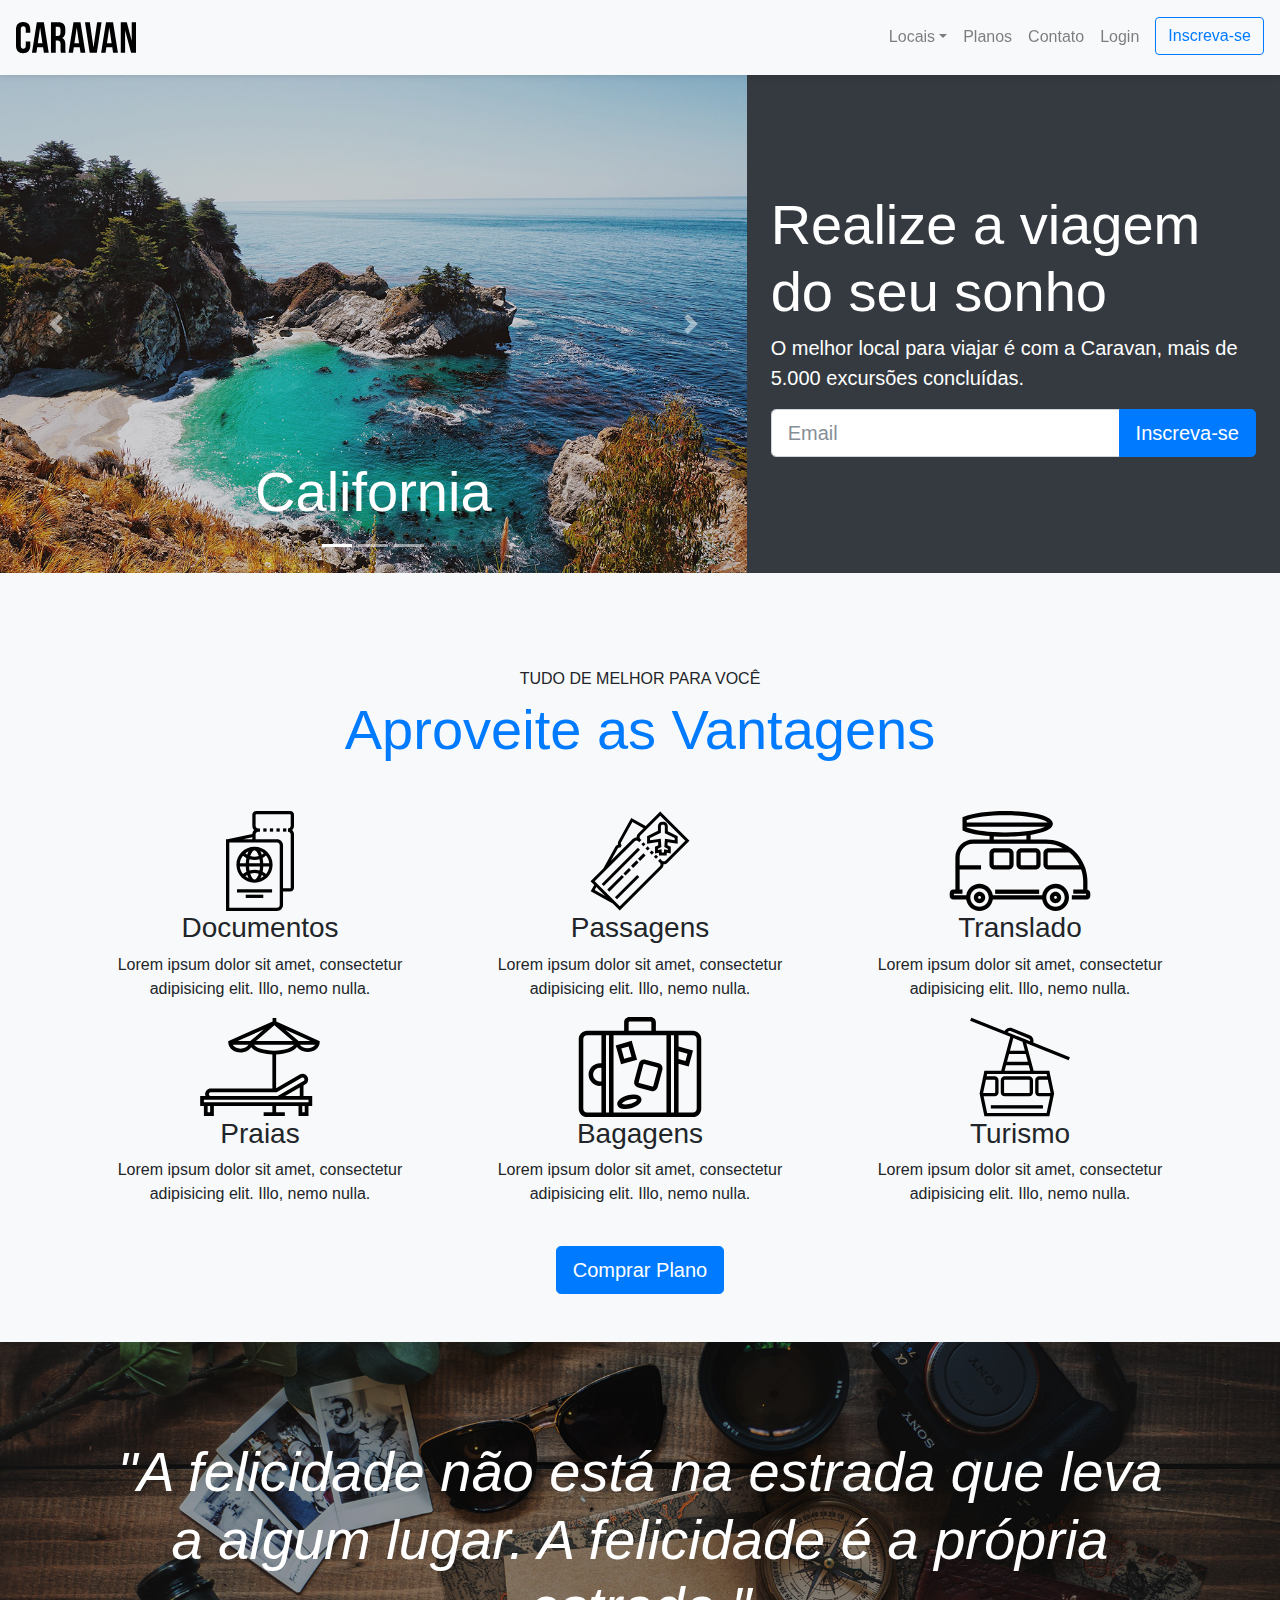
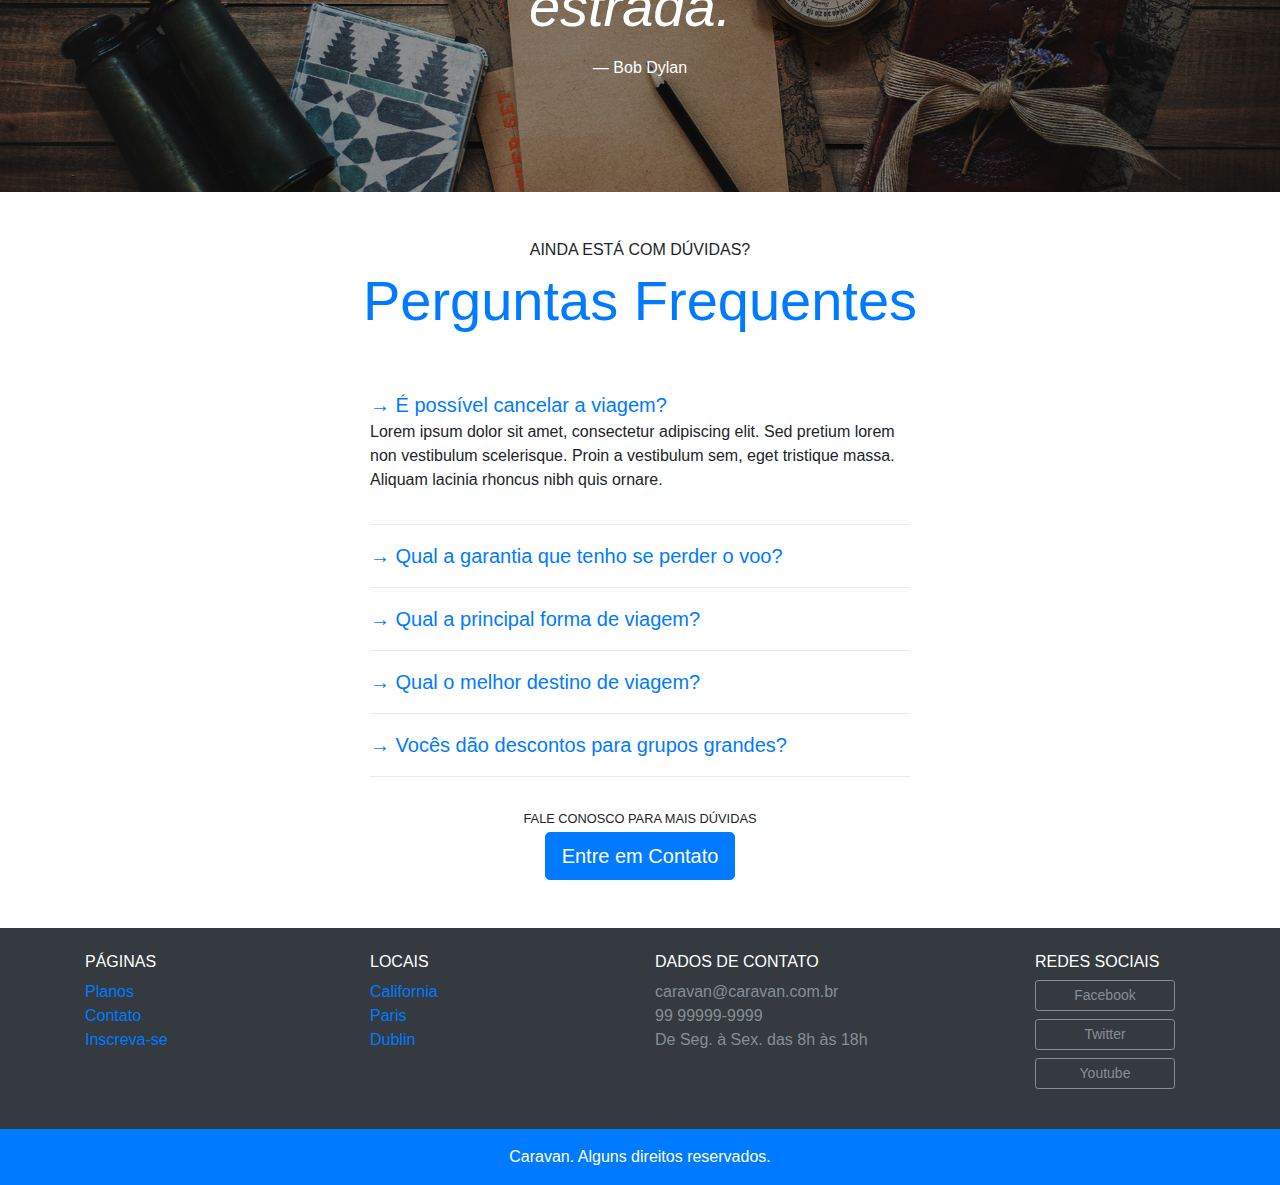
<file: index.html>
<!DOCTYPE html>
<html lang="pt-BR">

<head>
  <meta charset="UTF-8">
  <meta http-equiv="X-UA-Compatible" content="IE=edge">
  <meta name="viewport" content="width=device-width, initial-scale=1.0">
  <title>Caravan</title>
  <link rel="stylesheet" href="css/bootstrap.css">
  <link rel="stylesheet" href="css/style.css">
</head>

<body>

  <div class="modal fade" id="modalLogin" tabindex="-1" role="dialog" aria-labelledby="modalLoginTitulo" aria-hidden="true">
    <div class="modal-dialog" role="document">
      <div class="modal-content">
        <div class="modal-header">
          <h5 class="modal-title" id="modalLoginTitulo">Entre na Sua Conta</h5>
          <button type="button" class="close" data-dismiss="modal" aria-label="Close">
            <span aria-hidden="true">&times;</span>
          </button>
        </div>
        <div class="modal-body">
          <form>
            <div class="form-group">
              <label for="loginEmail">Email</label>
              <input type="email" class="form-control" id="loginEmail">
            </div>
            <div class="form-group">
              <label for="loginSenha">Senha</label>
              <input type="password" class="form-control" id="loginSenha">
            </div>
            <button type="submit" class="btn btn-primary">Entrar na Conta</button>
            <small class="form-text text-muted">Esqueceu a senha? <a href="#">Clique aqui</a>.</small>
          </form>
        </div>
      </div>
    </div>
  </div>

  <nav class="navbar navbar-expand-md navbar-light bg-light fixed-top py-3 box-shadow">
    <a href="index.html" class="navbar-brand">
      <img src="img/caravan.svg" alt="Caravan">
    </a>

    <button class="navbar-toggler" type="button" data-toggle="collapse" data-target="#navbarSupportedContent" aria-controls="navbarSupportedContent" aria-expanded="false" aria-label="Abrir Navegação">
      <span class="navbar-toggler-icon"></span>
    </button>

    <div class="collapse navbar-collapse" id="navbarSupportedContent">
      <ul class="navbar-nav ml-auto">
        <li class="nav-item dropdown">
          <a class="nav-link dropdown-toggle" href="#" id="navbarDropdown" role="button" data-toggle="dropdown" aria-haspopup="true" aria-expanded="false">Locais</a>
          <div class="dropdown-menu" aria-labelledby="navbarDropdown">
            <a class="dropdown-item" href="local.html">California</a>
            <a class="dropdown-item" href="local.html">Paris</a>
            <a class="dropdown-item" href="local.html">Dublin</a>
          </div>
        </li>
        <li class="nav-item">
          <a class="nav-link" href="planos.html">Planos</a>
        </li>
        <li class="nav-item">
          <a class="nav-link" href="contato.html">Contato</a>
        </li>
        <li class="nav-item">
          <a class="nav-link" href="#" data-toggle="modal" data-target="#modalLogin">Login</a>
        </li>
        <li class="nav-item">
          <a class="btn btn-outline-primary ml-md-2" href="inscricao.html">Inscreva-se</a>
        </li>
      </ul>
    </div>

  </nav>

  <section class="container-fluid">
    <div class="row bg-dark text-white">

      <div class="col-lg-7 p-0">
        <div id="carouselCidades" class="carousel slide" data-ride="carousel">
          <ol class="carousel-indicators">
            <li data-target="#carouselCidades" data-slide-to="0" class="active"></li>
            <li data-target="#carouselCidades" data-slide-to="1"></li>
            <li data-target="#carouselCidades" data-slide-to="2"></li>
          </ol>
          <div class="carousel-inner">
            <div class="carousel-item active">
              <img class="d-block w-100" src="img/california.jpg" alt="California">
              <div class="carousel-caption">
                <h3 class="display-4">California</h3>
              </div>
            </div>
            <div class="carousel-item">
              <img class="d-block w-100" src="img/paris.jpg" alt="California">
              <div class="carousel-caption">
                <h3 class="display-4">Paris</h3>
              </div>
            </div>
            <div class="carousel-item">
              <img class="d-block w-100" src="img/dublin.jpg" alt="California">
              <div class="carousel-caption">
                <h3 class="display-4">Dublin</h3>
              </div>
            </div>
          </div>
          <a class="carousel-control-prev" href="#carouselCidades" role="button" data-slide="prev">
            <span class="carousel-control-prev-icon" aria-hidden="true"></span>
            <span class="sr-only">Anterior</span>
          </a>
          <a class="carousel-control-next" href="#carouselCidades" role="button" data-slide="next">
            <span class="carousel-control-next-icon" aria-hidden="true"></span>
            <span class="sr-only">Próximo</span>
          </a>
        </div>
      </div>

      <div class="col-lg-5 p-4 align-self-center">
        <h1 class="display-4">Realize a viagem do seu sonho</h1>
        <p class="lead">O melhor local para viajar é com a Caravan, mais de 5.000 excursões concluídas.</p>
        <form action="">
          <div class="input-group input-group-lg">
            <input type="text" class="form-control" placeholder="Email" aria-label="Email">
            <span class="input-group-btn">
              <button class="btn btn-primary" type="button">Inscreva-se</button>
            </span>
          </div>
        </form>
      </div>

    </div>
  </section>

  <section class="py-5 bg-light text-center">
    <div class="container">
      <div class="my-5">
        <span class="h6 d-block">TUDO DE MELHOR PARA VOCÊ</span>
        <h2 class="display-4 text-primary">Aproveite as Vantagens</h2>
      </div>
      <div class="row">
        <div class="col-xl-4 col-md-6">
          <div style="height: 100px;" class="d-flex justify-content-center">
            <img src="img/icones/passaporte.svg" alt="Passaporte">
          </div>
          <h3>Documentos</h3>
          <p>Lorem ipsum dolor sit amet, consectetur adipisicing elit. Illo, nemo nulla.</p>
        </div>

        <div class="col-xl-4 col-md-6">
          <div style="height: 100px;" class="d-flex justify-content-center">
            <img src="img/icones/passagens.svg" alt="Passagens">
          </div>
          <h3>Passagens</h3>
          <p>Lorem ipsum dolor sit amet, consectetur adipisicing elit. Illo, nemo nulla.</p>
        </div>

        <div class="col-xl-4 col-md-6">
          <div style="height: 100px;" class="d-flex justify-content-center">
            <img src="img/icones/translado.svg" alt="Translado">
          </div>
          <h3>Translado</h3>
          <p>Lorem ipsum dolor sit amet, consectetur adipisicing elit. Illo, nemo nulla.</p>
        </div>

        <div class="col-xl-4 col-md-6">
          <div style="height: 100px;" class="d-flex justify-content-center">
            <img src="img/icones/praias.svg" alt="Praias">
          </div>
          <h3>Praias</h3>
          <p>Lorem ipsum dolor sit amet, consectetur adipisicing elit. Illo, nemo nulla.</p>
        </div>

        <div class="col-xl-4 col-md-6">
          <div style="height: 100px;" class="d-flex justify-content-center">
            <img src="img/icones/bagagens.svg" alt="Bagagens">
          </div>
          <h3>Bagagens</h3>
          <p>Lorem ipsum dolor sit amet, consectetur adipisicing elit. Illo, nemo nulla.</p>
        </div>

        <div class="col-xl-4 col-md-6">
          <div style="height: 100px;" class="d-flex justify-content-center">
            <img src="img/icones/turismo.svg" alt="Turismo">
          </div>
          <h3>Turismo</h3>
          <p>Lorem ipsum dolor sit amet, consectetur adipisicing elit. Illo, nemo nulla.</p>
        </div>

      </div>

      <a href="planos.html" class="btn btn-primary btn-lg mt-4">Comprar Plano</a>
    </div>
  </section>

  <section id="home-quote" class="p-md-5">
    <blockquote class="blockquote text-center text-white p-md-5 p-3">
      <p class="display-4"><em>"A felicidade não está na estrada que leva a algum lugar. A felicidade é a própria estrada."</em></p>
      <footer class="blockquote-footer text-white">Bob Dylan</footer>
    </blockquote>
  </section>

  <section class="container">
    <div class="my-5 text-center">
      <span class="h6 d-block">AINDA ESTÁ COM DÚVIDAS?</span>
      <h2 class="display-4 text-primary">Perguntas Frequentes</h2>
    </div>
    <div class="row justify-content-center">
      <div class="col-md-6" id="perguntasFrequentes" data-children=".pergunta">
        <div class="pergunta py-2">
          <a class="lead" data-toggle="collapse" data-parent="#perguntasFrequentes" href="#pergunta1" aria-expanded="true" aria-controls="pergunta1">→ É possível cancelar a viagem?</a>
          <div id="pergunta1" class="collapse show" role="tabpanel">
            <p>Lorem ipsum dolor sit amet, consectetur adipiscing elit. Sed pretium lorem non vestibulum scelerisque. Proin a vestibulum sem, eget tristique massa. Aliquam lacinia rhoncus nibh quis ornare.</p>
          </div>
        </div>
        <div class="dropdown-divider"></div>
        <div class="pergunta py-2">
          <a class="lead" data-toggle="collapse" data-parent="#perguntasFrequentes" href="#pergunta2" aria-expanded="true" aria-controls="pergunta2">→ Qual a garantia que tenho se perder o voo?</a>
          <div id="pergunta2" class="collapse" role="tabpanel">
            <p>Lorem ipsum dolor sit amet, consectetur adipiscing elit. Sed pretium lorem non vestibulum scelerisque. Proin a vestibulum sem, eget tristique massa. Aliquam lacinia rhoncus nibh quis ornare.</p>
          </div>
        </div>
        <div class="dropdown-divider"></div>
        <div class="pergunta py-2">
          <a class="lead" data-toggle="collapse" data-parent="#perguntasFrequentes" href="#pergunta3" aria-expanded="true" aria-controls="pergunta3">→ Qual a principal forma de viagem?</a>
          <div id="pergunta3" class="collapse" role="tabpanel">
            <p>Lorem ipsum dolor sit amet, consectetur adipiscing elit. Sed pretium lorem non vestibulum scelerisque. Proin a vestibulum sem, eget tristique massa. Aliquam lacinia rhoncus nibh quis ornare.</p>
          </div>
        </div>
        <div class="dropdown-divider"></div>
        <div class="pergunta py-2">
          <a class="lead" data-toggle="collapse" data-parent="#perguntasFrequentes" href="#pergunta4" aria-expanded="true" aria-controls="pergunta4">→ Qual o melhor destino de viagem?</a>
          <div id="pergunta4" class="collapse" role="tabpanel">
            <p>Lorem ipsum dolor sit amet, consectetur adipiscing elit. Sed pretium lorem non vestibulum scelerisque. Proin a vestibulum sem, eget tristique massa. Aliquam lacinia rhoncus nibh quis ornare.</p>
          </div>
        </div>
        <div class="dropdown-divider"></div>
        <div class="pergunta py-2">
          <a class="lead" data-toggle="collapse" data-parent="#perguntasFrequentes" href="#pergunta5" aria-expanded="true" aria-controls="pergunta5">→ Vocês dão descontos para grupos grandes?</a>
          <div id="pergunta5" class="collapse" role="tabpanel">
            <p>Lorem ipsum dolor sit amet, consectetur adipiscing elit. Sed pretium lorem non vestibulum scelerisque. Proin a vestibulum sem, eget tristique massa. Aliquam lacinia rhoncus nibh quis ornare.</p>
          </div>
        </div>
        <div class="dropdown-divider"></div>
      </div>
    </div>
    <div class="text-center my-4">
      <p class="small m-1">FALE CONOSCO PARA MAIS DÚVIDAS</p>
      <a class="btn btn-primary btn-lg" href="contato.html">Entre em Contato</a>
    </div>
  </section>

  <footer class="bg-dark text-white mt-5">
    <div class="container py-4">
      <div class="row">
        <div class="col-md-3 col-6">
          <h4 class="h6">PÁGINAS</h4>
          <ul class="list-unstyled">
            <li><a href="planos.html">Planos</a></li>
            <li><a href="contato.html">Contato</a></li>
            <li><a href="inscricao.html">Inscreva-se</a></li>
          </ul>
        </div>
        <div class="col-md-3 col-6">
          <h4 class="h6">LOCAIS</h4>
          <ul class="list-unstyled">
            <li><a href="local.html">California</a></li>
            <li><a href="local.html">Paris</a></li>
            <li><a href="local.html">Dublin</a></li>
          </ul>
        </div>
        <div class="col-md-4">
          <h4 class="h6">DADOS DE CONTATO</h4>
          <ul class="list-unstyled text-secondary">
            <li>caravan@caravan.com.br</li>
            <li>99 99999-9999</li>
            <li>De Seg. à Sex. das 8h às 18h</li>
          </ul>
        </div>
        <div class="col-md-2">
          <h4 class="h6">REDES SOCIAIS</h4>
          <ul class="list-unstyled">
            <li><a class="btn btn-outline-secondary btn-sm btn-block mb-2" href="#" style="max-width: 140px">Facebook</a></li>
            <li><a class="btn btn-outline-secondary btn-sm btn-block mb-2" href="#" style="max-width: 140px">Twitter</a></li>
            <li><a class="btn btn-outline-secondary btn-sm btn-block mb-2" href="#" style="max-width: 140px">Youtube</a></li>
          </ul>
        </div>
      </div>
    </div>
    <div class="bg-primary text-center py-3">
      <p class="mb-0">Caravan. Alguns direitos reservados.</p>
    </div>
  </footer>

  <script src="js/jquery-3.2.1.slim.min.js"></script>
  <script src="js/popper.min.js"></script>
  <script src="js/bootstrap.js"></script>
  <script src="js/app.js"></script>
</body>

</html>
</file>
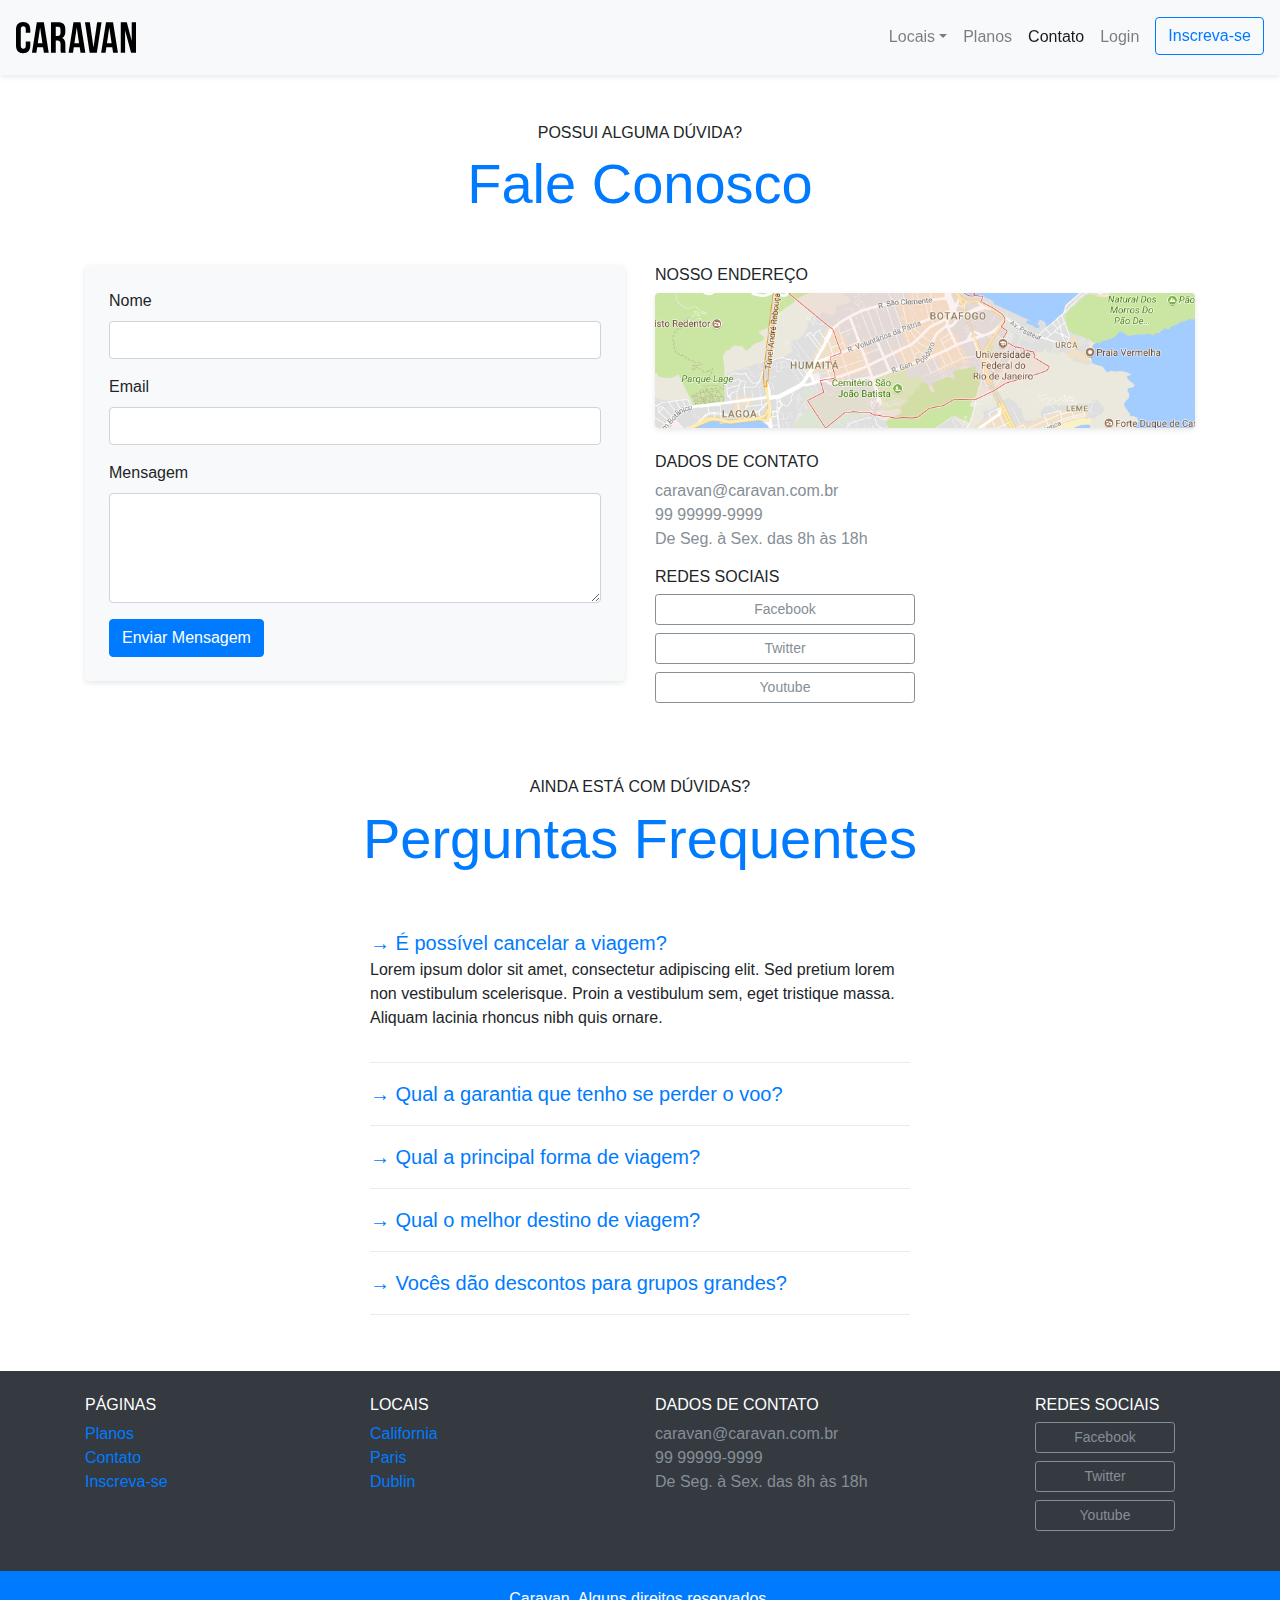
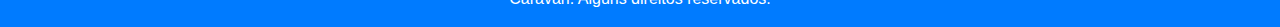
<file: contato.html>
<!DOCTYPE html>
<html lang="pt-BR">

<head>
  <meta charset="UTF-8">
  <meta http-equiv="X-UA-Compatible" content="IE=edge">
  <meta name="viewport" content="width=device-width, initial-scale=1.0">
  <title>Caravan - Contato</title>
  <link rel="stylesheet" href="css/bootstrap.css">
  <link rel="stylesheet" href="css/style.css">
</head>

<body>

  <div class="modal fade" id="modalLogin" tabindex="-1" role="dialog" aria-labelledby="modalLoginTitulo" aria-hidden="true">
    <div class="modal-dialog" role="document">
      <div class="modal-content">
        <div class="modal-header">
          <h5 class="modal-title" id="modalLoginTitulo">Entre na Sua Conta</h5>
          <button type="button" class="close" data-dismiss="modal" aria-label="Close">
            <span aria-hidden="true">&times;</span>
          </button>
        </div>
        <div class="modal-body">
          <form>
            <div class="form-group">
              <label for="loginEmail">Email</label>
              <input type="email" class="form-control" id="loginEmail">
            </div>
            <div class="form-group">
              <label for="loginSenha">Senha</label>
              <input type="password" class="form-control" id="loginSenha">
            </div>
            <button type="submit" class="btn btn-primary">Entrar na Conta</button>
            <small class="form-text text-muted">Esqueceu a senha? <a href="#">Clique aqui</a>.</small>
          </form>
        </div>
      </div>
    </div>
  </div>

  <nav class="navbar navbar-expand-md navbar-light bg-light fixed-top py-3 box-shadow">
    <a href="index.html" class="navbar-brand">
      <img src="img/caravan.svg" alt="Caravan">
    </a>

    <button class="navbar-toggler" type="button" data-toggle="collapse" data-target="#navbarSupportedContent" aria-controls="navbarSupportedContent" aria-expanded="false" aria-label="Abrir Navegação">
      <span class="navbar-toggler-icon"></span>
    </button>

    <div class="collapse navbar-collapse" id="navbarSupportedContent">
      <ul class="navbar-nav ml-auto">
        <li class="nav-item dropdown">
          <a class="nav-link dropdown-toggle" href="#" id="navbarDropdown" role="button" data-toggle="dropdown" aria-haspopup="true" aria-expanded="false">Locais</a>
          <div class="dropdown-menu" aria-labelledby="navbarDropdown">
            <a class="dropdown-item" href="local.html">California</a>
            <a class="dropdown-item" href="local.html">Paris</a>
            <a class="dropdown-item" href="local.html">Dublin</a>
          </div>
        </li>
        <li class="nav-item">
          <a class="nav-link" href="planos.html">Planos</a>
        </li>
        <li class="nav-item">
          <a class="nav-link active" href="contato.html">Contato</a>
        </li>
        <li class="nav-item">
          <a class="nav-link" href="#" data-toggle="modal" data-target="#modalLogin">Login</a>
        </li>
        <li class="nav-item">
          <a class="btn btn-outline-primary ml-md-2" href="inscricao.html">Inscreva-se</a>
        </li>
      </ul>
    </div>
  </nav>

  <section class="container">
    <div class="my-5 text-center">
      <span class="h6 d-block">POSSUI ALGUMA DÚVIDA?</span>
      <h1 class="display-4 text-primary">Fale Conosco</h1>
    </div>
    <div class="row">
      <div class="col-lg mb-5">
        <form class="bg-light rounded p-4 box-shadow" action="">
          <div class="form-group">
            <label for="clienteNome">Nome</label>
            <input type="text" class="form-control" id="clienteNome">
          </div>
          <div class="form-group">
            <label for="clienteEmail">Email</label>
            <input type="email" class="form-control" id="clienteEmail">
          </div>
          <div class="form-group">
            <label for="clienteMensagem">Mensagem</label>
            <textarea id="clienteMensagem" class="form-control" rows="4"></textarea>
          </div>
          <button type="submit" class="btn btn-primary">Enviar Mensagem</button>
        </form>
      </div>
      <div class="col-lg">
        <h2 class="h6">NOSSO ENDEREÇO</h2>
        <a href="#"><img class="img-fluid box-shadow rounded mb-4" src="img/mapa.png" alt="Endereço da Empresa"></a>

        <h2 class="h6">DADOS DE CONTATO</h2>
        <ul class="list-unstyled text-secondary">
          <li>caravan@caravan.com.br</li>
          <li>99 99999-9999</li>
          <li>De Seg. à Sex. das 8h às 18h</li>
        </ul>

        <h2 class="h6">REDES SOCIAIS</h2>
        <ul class="list-unstyled" style="max-width: 260px">
          <li><a class="btn btn-outline-secondary btn-sm btn-block mb-2" href="#">Facebook</a></li>
          <li><a class="btn btn-outline-secondary btn-sm btn-block mb-2" href="#">Twitter</a></li>
          <li><a class="btn btn-outline-secondary btn-sm btn-block mb-2" href="#">Youtube</a></li>
        </ul>
      </div>
    </div>
  </section>

  <section class="container">
    <div class="my-5 text-center">
      <span class="h6 d-block">AINDA ESTÁ COM DÚVIDAS?</span>
      <h2 class="display-4 text-primary">Perguntas Frequentes</h2>
    </div>
    <div class="row justify-content-center">
      <div class="col-md-6" id="perguntasFrequentes" data-children=".pergunta">
        <div class="pergunta py-2">
          <a class="lead" data-toggle="collapse" data-parent="#perguntasFrequentes" href="#pergunta1" aria-expanded="true" aria-controls="pergunta1">→ É possível cancelar a viagem?</a>
          <div id="pergunta1" class="collapse show" role="tabpanel">
            <p>Lorem ipsum dolor sit amet, consectetur adipiscing elit. Sed pretium lorem non vestibulum scelerisque. Proin a vestibulum sem, eget tristique massa. Aliquam lacinia rhoncus nibh quis ornare.</p>
          </div>
        </div>
        <div class="dropdown-divider"></div>
        <div class="pergunta py-2">
          <a class="lead" data-toggle="collapse" data-parent="#perguntasFrequentes" href="#pergunta2" aria-expanded="true" aria-controls="pergunta2">→ Qual a garantia que tenho se perder o voo?</a>
          <div id="pergunta2" class="collapse" role="tabpanel">
            <p>Lorem ipsum dolor sit amet, consectetur adipiscing elit. Sed pretium lorem non vestibulum scelerisque. Proin a vestibulum sem, eget tristique massa. Aliquam lacinia rhoncus nibh quis ornare.</p>
          </div>
        </div>
        <div class="dropdown-divider"></div>
        <div class="pergunta py-2">
          <a class="lead" data-toggle="collapse" data-parent="#perguntasFrequentes" href="#pergunta3" aria-expanded="true" aria-controls="pergunta3">→ Qual a principal forma de viagem?</a>
          <div id="pergunta3" class="collapse" role="tabpanel">
            <p>Lorem ipsum dolor sit amet, consectetur adipiscing elit. Sed pretium lorem non vestibulum scelerisque. Proin a vestibulum sem, eget tristique massa. Aliquam lacinia rhoncus nibh quis ornare.</p>
          </div>
        </div>
        <div class="dropdown-divider"></div>
        <div class="pergunta py-2">
          <a class="lead" data-toggle="collapse" data-parent="#perguntasFrequentes" href="#pergunta4" aria-expanded="true" aria-controls="pergunta4">→ Qual o melhor destino de viagem?</a>
          <div id="pergunta4" class="collapse" role="tabpanel">
            <p>Lorem ipsum dolor sit amet, consectetur adipiscing elit. Sed pretium lorem non vestibulum scelerisque. Proin a vestibulum sem, eget tristique massa. Aliquam lacinia rhoncus nibh quis ornare.</p>
          </div>
        </div>
        <div class="dropdown-divider"></div>
        <div class="pergunta py-2">
          <a class="lead" data-toggle="collapse" data-parent="#perguntasFrequentes" href="#pergunta5" aria-expanded="true" aria-controls="pergunta5">→ Vocês dão descontos para grupos grandes?</a>
          <div id="pergunta5" class="collapse" role="tabpanel">
            <p>Lorem ipsum dolor sit amet, consectetur adipiscing elit. Sed pretium lorem non vestibulum scelerisque. Proin a vestibulum sem, eget tristique massa. Aliquam lacinia rhoncus nibh quis ornare.</p>
          </div>
        </div>
        <div class="dropdown-divider"></div>
      </div>
    </div>
  </section>


  <footer class="bg-dark text-white mt-5">
    <div class="container py-4">
      <div class="row">
        <div class="col-md-3 col-6">
          <h4 class="h6">PÁGINAS</h4>
          <ul class="list-unstyled">
            <li><a href="planos.html">Planos</a></li>
            <li><a href="contato.html">Contato</a></li>
            <li><a href="inscricao.html">Inscreva-se</a></li>
          </ul>
        </div>
        <div class="col-md-3 col-6">
          <h4 class="h6">LOCAIS</h4>
          <ul class="list-unstyled">
            <li><a href="local.html">California</a></li>
            <li><a href="local.html">Paris</a></li>
            <li><a href="local.html">Dublin</a></li>
          </ul>
        </div>
        <div class="col-md-4">
          <h4 class="h6">DADOS DE CONTATO</h4>
          <ul class="list-unstyled text-secondary">
            <li>caravan@caravan.com.br</li>
            <li>99 99999-9999</li>
            <li>De Seg. à Sex. das 8h às 18h</li>
          </ul>
        </div>
        <div class="col-md-2">
          <h4 class="h6">REDES SOCIAIS</h4>
          <ul class="list-unstyled">
            <li><a class="btn btn-outline-secondary btn-sm btn-block mb-2" href="#" style="max-width: 140px">Facebook</a></li>
            <li><a class="btn btn-outline-secondary btn-sm btn-block mb-2" href="#" style="max-width: 140px">Twitter</a></li>
            <li><a class="btn btn-outline-secondary btn-sm btn-block mb-2" href="#" style="max-width: 140px">Youtube</a></li>
          </ul>
        </div>
      </div>
    </div>
    <div class="bg-primary text-center py-3">
      <p class="mb-0">Caravan. Alguns direitos reservados.</p>
    </div>
  </footer>

  <script src="js/jquery-3.2.1.slim.min.js"></script>
  <script src="js/popper.min.js"></script>
  <script src="js/bootstrap.js"></script>
  <script src="js/app.js"></script>
</body>

</html>
</file>
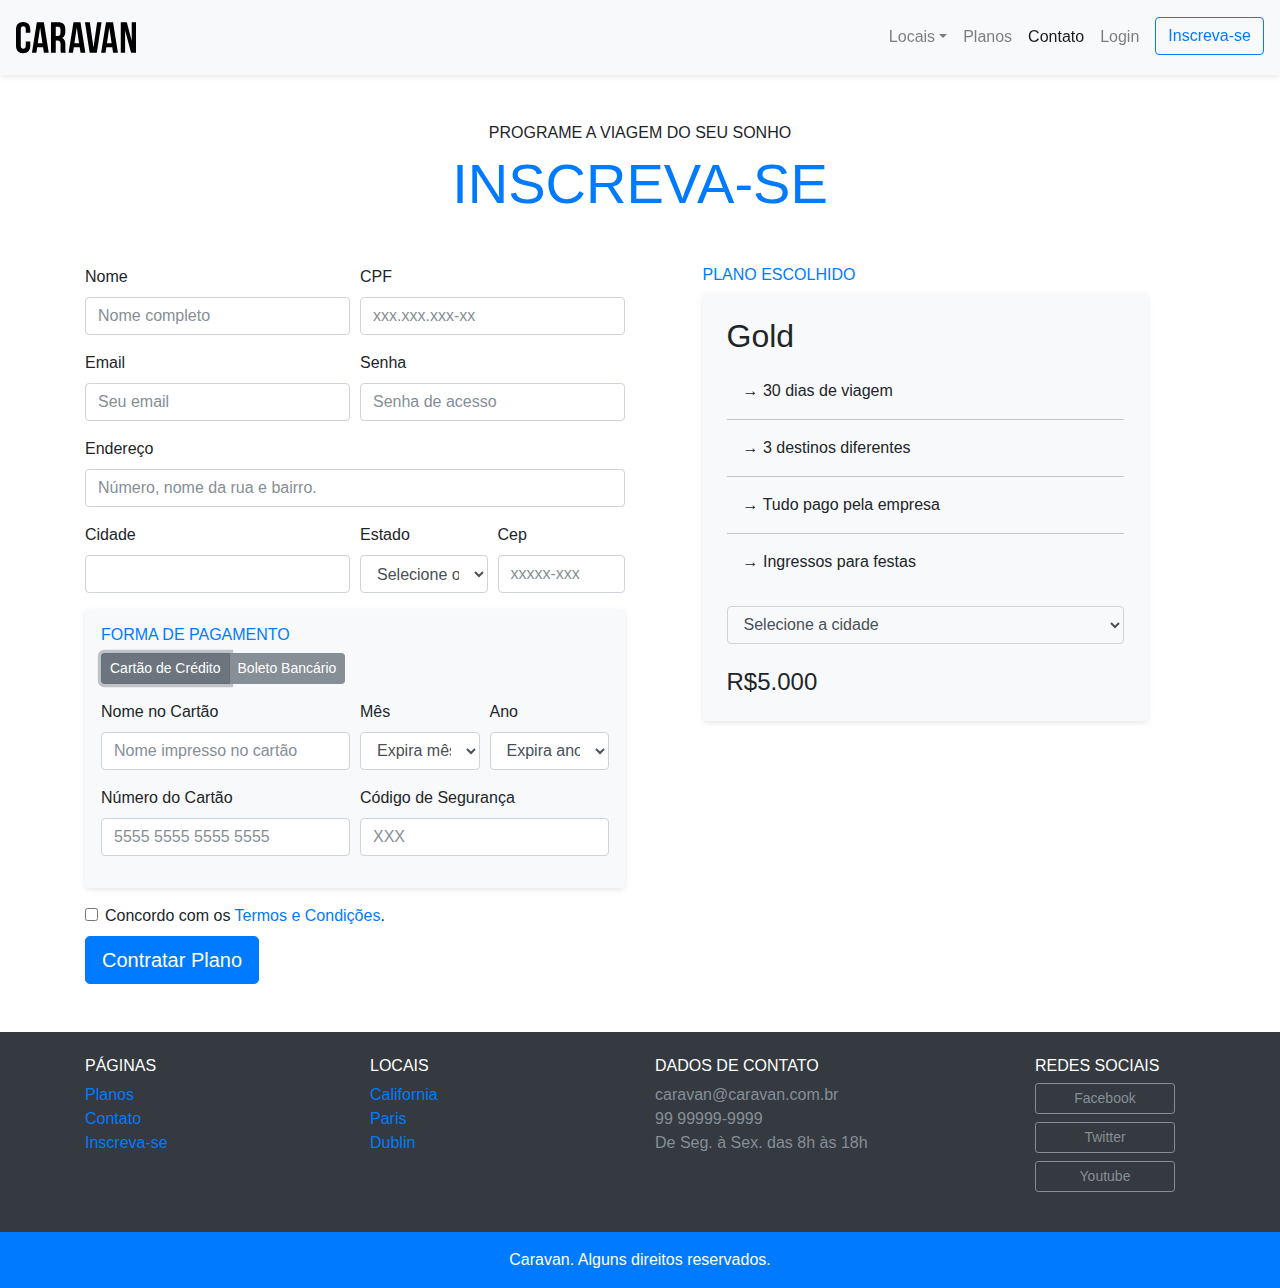
<file: inscricao.html>
<!DOCTYPE html>
<html lang="pt-BR">

<head>
  <meta charset="UTF-8">
  <meta http-equiv="X-UA-Compatible" content="IE=edge">
  <meta name="viewport" content="width=device-width, initial-scale=1.0">
  <title>Caravan - Inscrição</title>
  <link rel="stylesheet" href="css/bootstrap.css">
  <link rel="stylesheet" href="css/style.css">
</head>

<body>

  <div class="modal fade" id="modalLogin" tabindex="-1" role="dialog" aria-labelledby="modalLoginTitulo" aria-hidden="true">
    <div class="modal-dialog" role="document">
      <div class="modal-content">
        <div class="modal-header">
          <h5 class="modal-title" id="modalLoginTitulo">Entre na Sua Conta</h5>
          <button type="button" class="close" data-dismiss="modal" aria-label="Close">
            <span aria-hidden="true">&times;</span>
          </button>
        </div>
        <div class="modal-body">
          <form>
            <div class="form-group">
              <label for="loginEmail">Email</label>
              <input type="email" class="form-control" id="loginEmail">
            </div>
            <div class="form-group">
              <label for="loginSenha">Senha</label>
              <input type="password" class="form-control" id="loginSenha">
            </div>
            <button type="submit" class="btn btn-primary">Entrar na Conta</button>
            <small class="form-text text-muted">Esqueceu a senha? <a href="#">Clique aqui</a>.</small>
          </form>
        </div>
      </div>
    </div>
  </div>

  <nav class="navbar navbar-expand-md navbar-light bg-light fixed-top py-3 box-shadow">
    <a href="index.html" class="navbar-brand">
      <img src="img/caravan.svg" alt="Caravan">
    </a>

    <button class="navbar-toggler" type="button" data-toggle="collapse" data-target="#navbarSupportedContent" aria-controls="navbarSupportedContent" aria-expanded="false" aria-label="Abrir Navegação">
      <span class="navbar-toggler-icon"></span>
    </button>

    <div class="collapse navbar-collapse" id="navbarSupportedContent">
      <ul class="navbar-nav ml-auto">
        <li class="nav-item dropdown">
          <a class="nav-link dropdown-toggle" href="#" id="navbarDropdown" role="button" data-toggle="dropdown" aria-haspopup="true" aria-expanded="false">Locais</a>
          <div class="dropdown-menu" aria-labelledby="navbarDropdown">
            <a class="dropdown-item" href="local.html">California</a>
            <a class="dropdown-item" href="local.html">Paris</a>
            <a class="dropdown-item" href="local.html">Dublin</a>
          </div>
        </li>
        <li class="nav-item">
          <a class="nav-link" href="planos.html">Planos</a>
        </li>
        <li class="nav-item">
          <a class="nav-link active" href="contato.html">Contato</a>
        </li>
        <li class="nav-item">
          <a class="nav-link" href="#" data-toggle="modal" data-target="#modalLogin">Login</a>
        </li>
        <li class="nav-item">
          <a class="btn btn-outline-primary ml-md-2" href="inscricao.html">Inscreva-se</a>
        </li>
      </ul>
    </div>
  </nav>

  <section class="container">
    <div class="my-5 text-center">
      <span class="h6 d-block">PROGRAME A VIAGEM DO SEU SONHO</span>
      <h1 class="display-4 text-primary">INSCREVA-SE</h1>
    </div>
    <div class="row">
      <form class="col-lg-6" action="">
        <div class="form-row">
          <div class="form-group col-md-6">
            <label for="inputNome">Nome</label>
            <input type="text" class="form-control" id="inputNome" placeholder="Nome completo">
          </div>
          <div class="form-group col-md-6">
            <label for="inputCPF">CPF</label>
            <input type="text" class="form-control" id="inputCPF" placeholder="xxx.xxx.xxx-xx">
          </div>
          <div class="form-group col-md-6">
            <label for="inputEmail">Email</label>
            <input type="email" class="form-control" id="inputEmail" placeholder="Seu email">
          </div>
          <div class="form-group col-md-6">
            <label for="inputSenha">Senha</label>
            <input type="password" class="form-control" id="inputSenha" placeholder="Senha de acesso">
          </div>
          <div class="form-group col-12">
            <label for="inputEndereco">Endereço</label>
            <input type="text" class="form-control" id="inputEndereco" placeholder="Número, nome da rua e bairro.">
          </div>
          <div class="form-group col-md-6">
            <label for="inputCidade">Cidade</label>
            <input type="text" class="form-control" id="inputCidade">
          </div>
          <div class="form-group col-md-3 col-6">
            <label for="inputCidade">Estado</label>
            <select id="inputCidade" class="form-control">
              <option>Selecione o Estado</option>
              <option>Rio de Janeiro</option>
              <option>São Paulo</option>
              <option>Paraná</option>
              <option>Ceará</option>
              <option>Acre</option>
            </select>
          </div>
          <div class="form-group col-md-3 col-6">
            <label for="inputCidade">Cep</label>
            <input type="text" class="form-control" id="inputCidade" placeholder="xxxxx-xxx">
          </div>
        </div>
        <div class="bg-light rounded box-shadow p-3 form-group">
          <h2 class="h6 text-primary">FORMA DE PAGAMENTO</h2>
          <nav class="nav btn-group mb-3" id="formaPagamento" role="tablist">
            <button type="button" class="btn btn-secondary active btn-sm" id="nav-cartao-tab" data-toggle="tab" href="#nav-cartao" role="tab" aria-controls="nav-cartao" aria-selected="true">Cartão de Crédito</button>
            <button type="button" class="btn btn-secondary btn-sm" id="nav-boleto-tab" data-toggle="tab" href="#nav-boleto" role="tab" aria-controls="nav-boleto" aria-selected="false">Boleto Bancário</button>
          </nav>
          <div class="tab-content" id="formaPagamentoConteudo">
            <div class="tab-pane fade show active" id="nav-cartao" role="tabpanel" aria-labelledby="nav-cartao-tab">
              <div class="form-row">
                <div class="form-group col-md-6">
                  <label for="inputNomeCartao">Nome no Cartão</label>
                  <input type="text" class="form-control" id="inputNomeCartao" placeholder="Nome impresso no cartão">
                </div>
                <div class="form-group col-md-3 col-6">
                  <label for="inputCidade">Mês</label>
                  <select id="inputCidade" class="form-control">
                    <option>Expira mês...</option>
                    <option>01</option>
                    <option>02</option>
                    <option>03</option>
                    <option>04</option>
                    <option>05</option>
                  </select>
                </div>
                <div class="form-group col-md-3 col-6">
                  <label for="inputAno">Ano</label>
                  <select id="inputAno" class="form-control">
                    <option>Expira ano...</option>
                    <option>2027</option>
                    <option>2028</option>
                    <option>2029</option>
                  </select>
                </div>
                <div class="form-group col-md-6">
                  <label for="inputNumeroCartao">Número do Cartão</label>
                  <input type="text" class="form-control" id="inputNumeroCartao" placeholder="5555 5555 5555 5555">
                </div>
                <div class="form-group col-md-6">
                  <label for="inputCodigo">Código de Segurança</label>
                  <input type="text" class="form-control" id="inputCodigo" placeholder="XXX">
                </div>
              </div>
            </div>
            <div class="tab-pane fade" id="nav-boleto" role="tabpanel" aria-labelledby="nav-boleto-tab">
              <p class="lead">Clique em contratar plano que enviaremos um boleto para o seu e-mail.</p>
            </div>
          </div>
        </div>

        <div class="form-check">
          <label class="form-check-label">
            <input type="checkbox" class="form-check-input">
            Concordo com os <a href="#">Termos e Condições</a>.
          </label>
        </div>

        <button type="submit" class="btn btn-primary btn-lg">Contratar Plano</button>

      </form>

      <div class="col-lg-5 mx-auto order-first order-lg-1 mb-5">
        <h2 class="h6 text-primary">PLANO ESCOLHIDO</h2>
        <div class="bg-light rounded p-4 box-shadow">
          <h2>Gold</h2>
          <ul class="lista-plano list-unstyled">
            <li>→ 30 dias de viagem</li>
            <li>→ 3 destinos diferentes</li>
            <li>→ Tudo pago pela empresa</li>
            <li>→ Ingressos para festas</li>
          </ul>
          <form>
            <div class="form-group">
              <select class="form-control bg-light" id="inputCidades">
                <option>Selecione a cidade</option>
                <option>California</option>
                <option>Paris</option>
                <option>Dublin</option>
              </select>
            </div>
          </form>
          <div class="row mt-4">
            <div class="col">
              <span class="h4">R$5.000</span>
            </div>
          </div>
        </div>
      </div>
    </div>
  </section>


  <footer class="bg-dark text-white mt-5">
    <div class="container py-4">
      <div class="row">
        <div class="col-md-3 col-6">
          <h4 class="h6">PÁGINAS</h4>
          <ul class="list-unstyled">
            <li><a href="planos.html">Planos</a></li>
            <li><a href="contato.html">Contato</a></li>
            <li><a href="inscricao.html">Inscreva-se</a></li>
          </ul>
        </div>
        <div class="col-md-3 col-6">
          <h4 class="h6">LOCAIS</h4>
          <ul class="list-unstyled">
            <li><a href="local.html">California</a></li>
            <li><a href="local.html">Paris</a></li>
            <li><a href="local.html">Dublin</a></li>
          </ul>
        </div>
        <div class="col-md-4">
          <h4 class="h6">DADOS DE CONTATO</h4>
          <ul class="list-unstyled text-secondary">
            <li>caravan@caravan.com.br</li>
            <li>99 99999-9999</li>
            <li>De Seg. à Sex. das 8h às 18h</li>
          </ul>
        </div>
        <div class="col-md-2">
          <h4 class="h6">REDES SOCIAIS</h4>
          <ul class="list-unstyled">
            <li><a class="btn btn-outline-secondary btn-sm btn-block mb-2" href="#" style="max-width: 140px">Facebook</a></li>
            <li><a class="btn btn-outline-secondary btn-sm btn-block mb-2" href="#" style="max-width: 140px">Twitter</a></li>
            <li><a class="btn btn-outline-secondary btn-sm btn-block mb-2" href="#" style="max-width: 140px">Youtube</a></li>
          </ul>
        </div>
      </div>
    </div>
    <div class="bg-primary text-center py-3">
      <p class="mb-0">Caravan. Alguns direitos reservados.</p>
    </div>
  </footer>

  <script src="js/jquery-3.2.1.slim.min.js"></script>
  <script src="js/popper.min.js"></script>
  <script src="js/bootstrap.js"></script>
  <script src="js/app.js"></script>
</body>

</html>
</file>
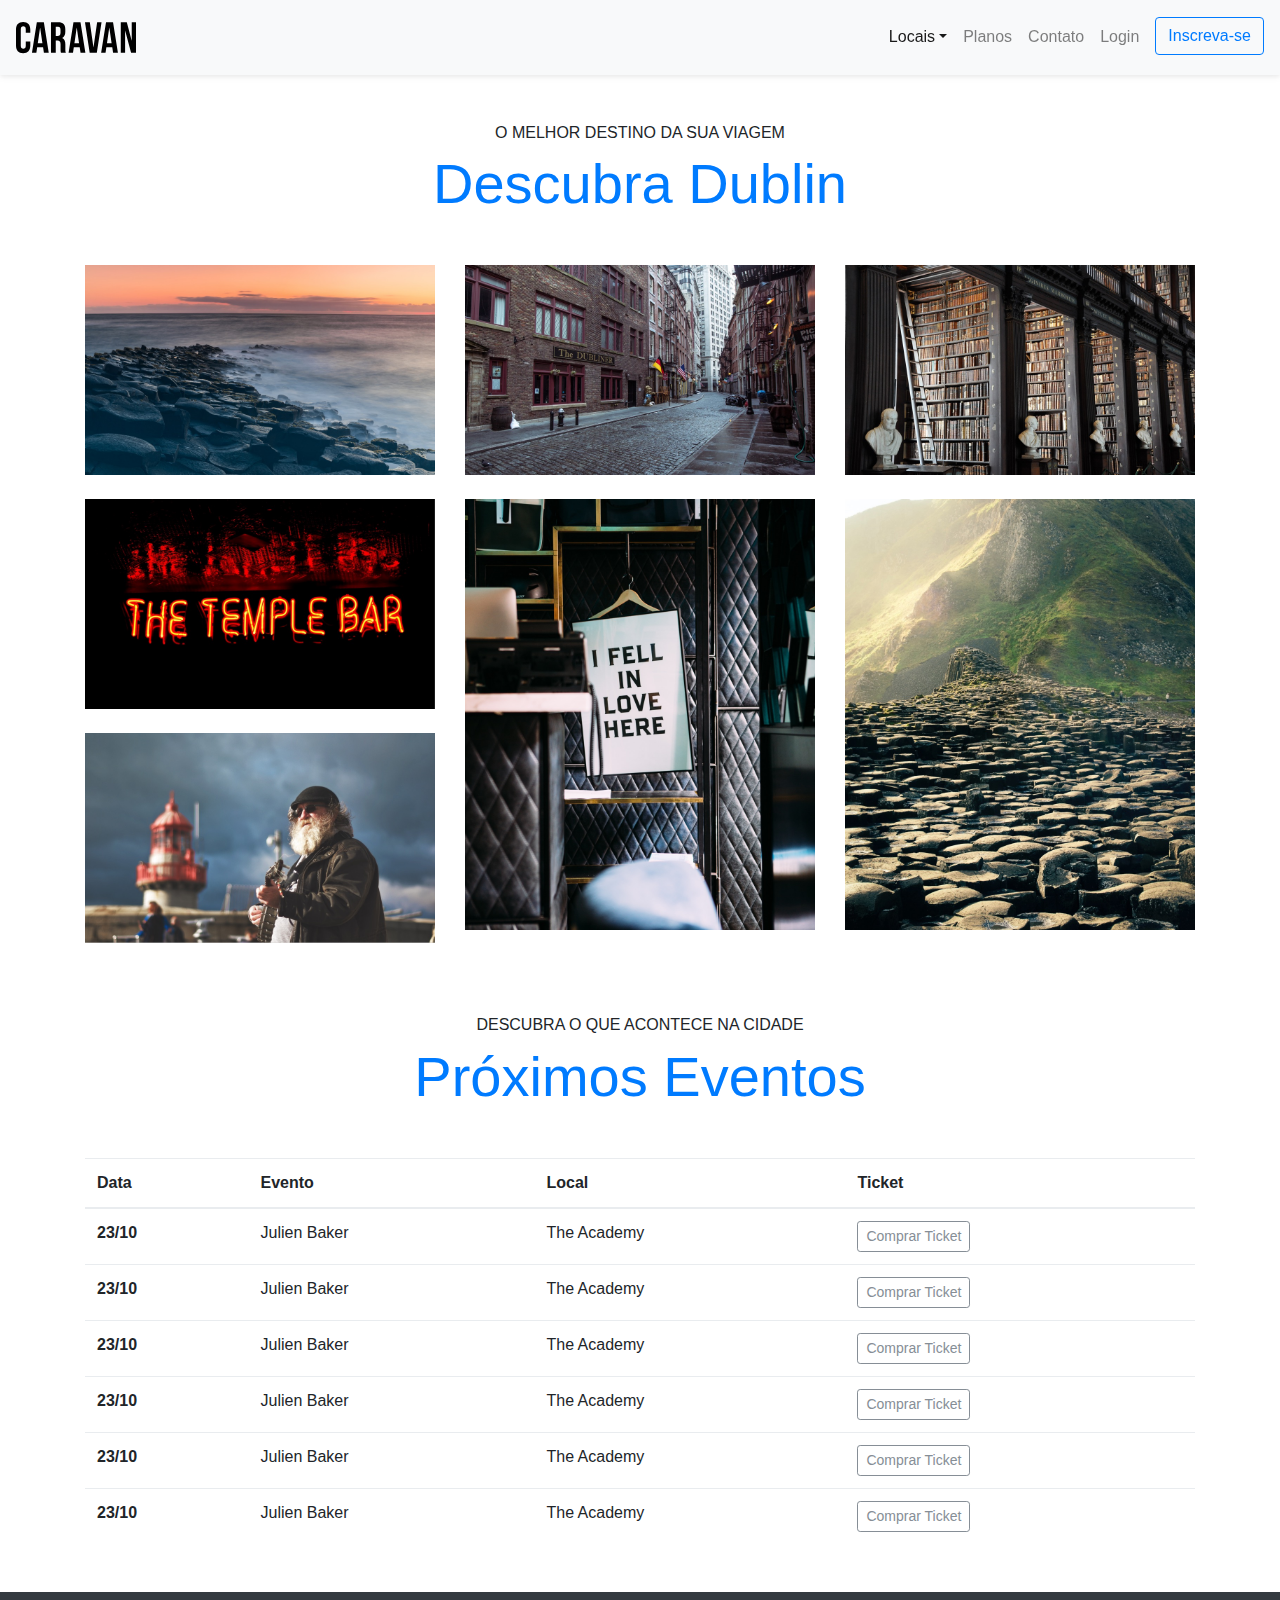
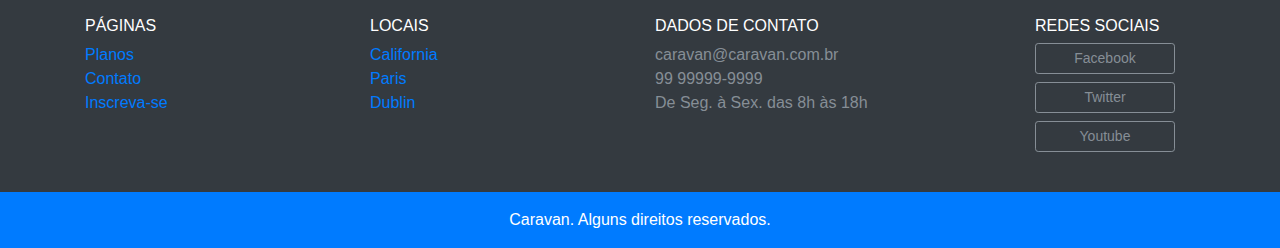
<file: local.html>
<!DOCTYPE html>
<html lang="pt-BR">

<head>
  <meta charset="UTF-8">
  <meta http-equiv="X-UA-Compatible" content="IE=edge">
  <meta name="viewport" content="width=device-width, initial-scale=1.0">
  <title>Caravan - Local</title>
  <link rel="stylesheet" href="css/bootstrap.css">
  <link rel="stylesheet" href="css/style.css">
</head>

<body>

  <div class="modal fade" id="modalLogin" tabindex="-1" role="dialog" aria-labelledby="modalLoginTitulo" aria-hidden="true">
    <div class="modal-dialog" role="document">
      <div class="modal-content">
        <div class="modal-header">
          <h5 class="modal-title" id="modalLoginTitulo">Entre na Sua Conta</h5>
          <button type="button" class="close" data-dismiss="modal" aria-label="Close">
            <span aria-hidden="true">&times;</span>
          </button>
        </div>
        <div class="modal-body">
          <form>
            <div class="form-group">
              <label for="loginEmail">Email</label>
              <input type="email" class="form-control" id="loginEmail">
            </div>
            <div class="form-group">
              <label for="loginSenha">Senha</label>
              <input type="password" class="form-control" id="loginSenha">
            </div>
            <button type="submit" class="btn btn-primary">Entrar na Conta</button>
            <small class="form-text text-muted">Esqueceu a senha? <a href="#">Clique aqui</a>.</small>
          </form>
        </div>
      </div>
    </div>
  </div>

  <nav class="navbar navbar-expand-md navbar-light bg-light fixed-top py-3 box-shadow">
    <a href="index.html" class="navbar-brand">
      <img src="img/caravan.svg" alt="Caravan">
    </a>

    <button class="navbar-toggler" type="button" data-toggle="collapse" data-target="#navbarSupportedContent" aria-controls="navbarSupportedContent" aria-expanded="false" aria-label="Abrir Navegação">
      <span class="navbar-toggler-icon"></span>
    </button>

    <div class="collapse navbar-collapse" id="navbarSupportedContent">
      <ul class="navbar-nav ml-auto">
        <li class="nav-item dropdown">
          <a class="nav-link dropdown-toggle active" href="#" id="navbarDropdown" role="button" data-toggle="dropdown" aria-haspopup="true" aria-expanded="false">Locais</a>
          <div class="dropdown-menu" aria-labelledby="navbarDropdown">
            <a class="dropdown-item" href="local.html">California</a>
            <a class="dropdown-item" href="local.html">Paris</a>
            <a class="dropdown-item" href="local.html">Dublin</a>
          </div>
        </li>
        <li class="nav-item">
          <a class="nav-link" href="planos.html">Planos</a>
        </li>
        <li class="nav-item">
          <a class="nav-link" href="contato.html">Contato</a>
        </li>
        <li class="nav-item">
          <a class="nav-link" href="#" data-toggle="modal" data-target="#modalLogin">Login</a>
        </li>
        <li class="nav-item">
          <a class="btn btn-outline-primary ml-md-2" href="inscricao.html">Inscreva-se</a>
        </li>
      </ul>
    </div>
  </nav>

  <section class="container">
    <div class="text-center my-5">
      <span class="h6 d-block">O MELHOR DESTINO DA SUA VIAGEM</span>
      <h1 class="display-4 text-primary">Descubra Dublin</h1>
    </div>
    <div class="row">
      <div class="col-md">
        <img class="img-fluid mb-4" src="img/local/foto-1.jpg" alt="Foto 1">
        <img class="img-fluid mb-4" src="img/local/foto-2.jpg" alt="Foto 2">
        <img class="img-fluid mb-4" src="img/local/foto-3.jpg" alt="Foto 3">
      </div>
      <div class="col-md">
        <img class="img-fluid mb-4" src="img/local/foto-4.jpg" alt="Foto 4">
        <img class="img-fluid mb-4" src="img/local/foto-5.jpg" alt="Foto 5">
      </div>
      <div class="col-md">
        <img class="img-fluid mb-4" src="img/local/foto-6.jpg" alt="Foto 6">
        <img class="img-fluid mb-4" src="img/local/foto-7.jpg" alt="Foto 7">
      </div>
    </div>
  </section>

  <section class="container">
    <div class="text-center my-5">
      <span class="h6 d-block">DESCUBRA O QUE ACONTECE NA CIDADE</span>
      <h1 class="display-4 text-primary">Próximos Eventos</h1>
    </div>
    <table class="table table-hover table-responsive-md">
      <thead>
        <tr>
          <th scope="col">Data</th>
          <th scope="col">Evento</th>
          <th scope="col">Local</th>
          <th scope="col">Ticket</th>
        </tr>
      </thead>
      <tbody>
        <tr>
          <th scope="row">23/10</th>
          <td>Julien Baker</td>
          <td>The Academy</td>
          <td><a href="#" class="btn btn-outline-secondary btn-sm">Comprar Ticket</a></td>
        </tr>
        <tr>
          <th scope="row">23/10</th>
          <td>Julien Baker</td>
          <td>The Academy</td>
          <td><a href="#" class="btn btn-outline-secondary btn-sm">Comprar Ticket</a></td>
        </tr>
        <tr>
          <th scope="row">23/10</th>
          <td>Julien Baker</td>
          <td>The Academy</td>
          <td><a href="#" class="btn btn-outline-secondary btn-sm">Comprar Ticket</a></td>
        </tr>
        <tr>
          <th scope="row">23/10</th>
          <td>Julien Baker</td>
          <td>The Academy</td>
          <td><a href="#" class="btn btn-outline-secondary btn-sm">Comprar Ticket</a></td>
        </tr>
        <tr>
          <th scope="row">23/10</th>
          <td>Julien Baker</td>
          <td>The Academy</td>
          <td><a href="#" class="btn btn-outline-secondary btn-sm">Comprar Ticket</a></td>
        </tr>
        <tr>
          <th scope="row">23/10</th>
          <td>Julien Baker</td>
          <td>The Academy</td>
          <td><a href="#" class="btn btn-outline-secondary btn-sm">Comprar Ticket</a></td>
        </tr>
      </tbody>
    </table>
  </section>

  <footer class="bg-dark text-white mt-5">
    <div class="container py-4">
      <div class="row">
        <div class="col-md-3 col-6">
          <h4 class="h6">PÁGINAS</h4>
          <ul class="list-unstyled">
            <li><a href="planos.html">Planos</a></li>
            <li><a href="contato.html">Contato</a></li>
            <li><a href="inscricao.html">Inscreva-se</a></li>
          </ul>
        </div>
        <div class="col-md-3 col-6">
          <h4 class="h6">LOCAIS</h4>
          <ul class="list-unstyled">
            <li><a href="local.html">California</a></li>
            <li><a href="local.html">Paris</a></li>
            <li><a href="local.html">Dublin</a></li>
          </ul>
        </div>
        <div class="col-md-4">
          <h4 class="h6">DADOS DE CONTATO</h4>
          <ul class="list-unstyled text-secondary">
            <li>caravan@caravan.com.br</li>
            <li>99 99999-9999</li>
            <li>De Seg. à Sex. das 8h às 18h</li>
          </ul>
        </div>
        <div class="col-md-2">
          <h4 class="h6">REDES SOCIAIS</h4>
          <ul class="list-unstyled">
            <li><a class="btn btn-outline-secondary btn-sm btn-block mb-2" href="#" style="max-width: 140px">Facebook</a></li>
            <li><a class="btn btn-outline-secondary btn-sm btn-block mb-2" href="#" style="max-width: 140px">Twitter</a></li>
            <li><a class="btn btn-outline-secondary btn-sm btn-block mb-2" href="#" style="max-width: 140px">Youtube</a></li>
          </ul>
        </div>
      </div>
    </div>
    <div class="bg-primary text-center py-3">
      <p class="mb-0">Caravan. Alguns direitos reservados.</p>
    </div>
  </footer>

  <script type="text/javascript" src="js/jquery-3.2.1.slim.min.js"></script>
  <script type="text/javascript" src="js/popper.min.js"></script>
  <script type="text/javascript" src="js/bootstrap.js"></script>
  <script type="text/javascript" src="js/app.js"></script>

  <script src="js/jquery-3.2.1.slim.min.js"></script>
  <script src="js/popper.min.js"></script>
  <script src="js/bootstrap.js"></script>
  <script src="js/app.js"></script>
</body>

</html>
</file>
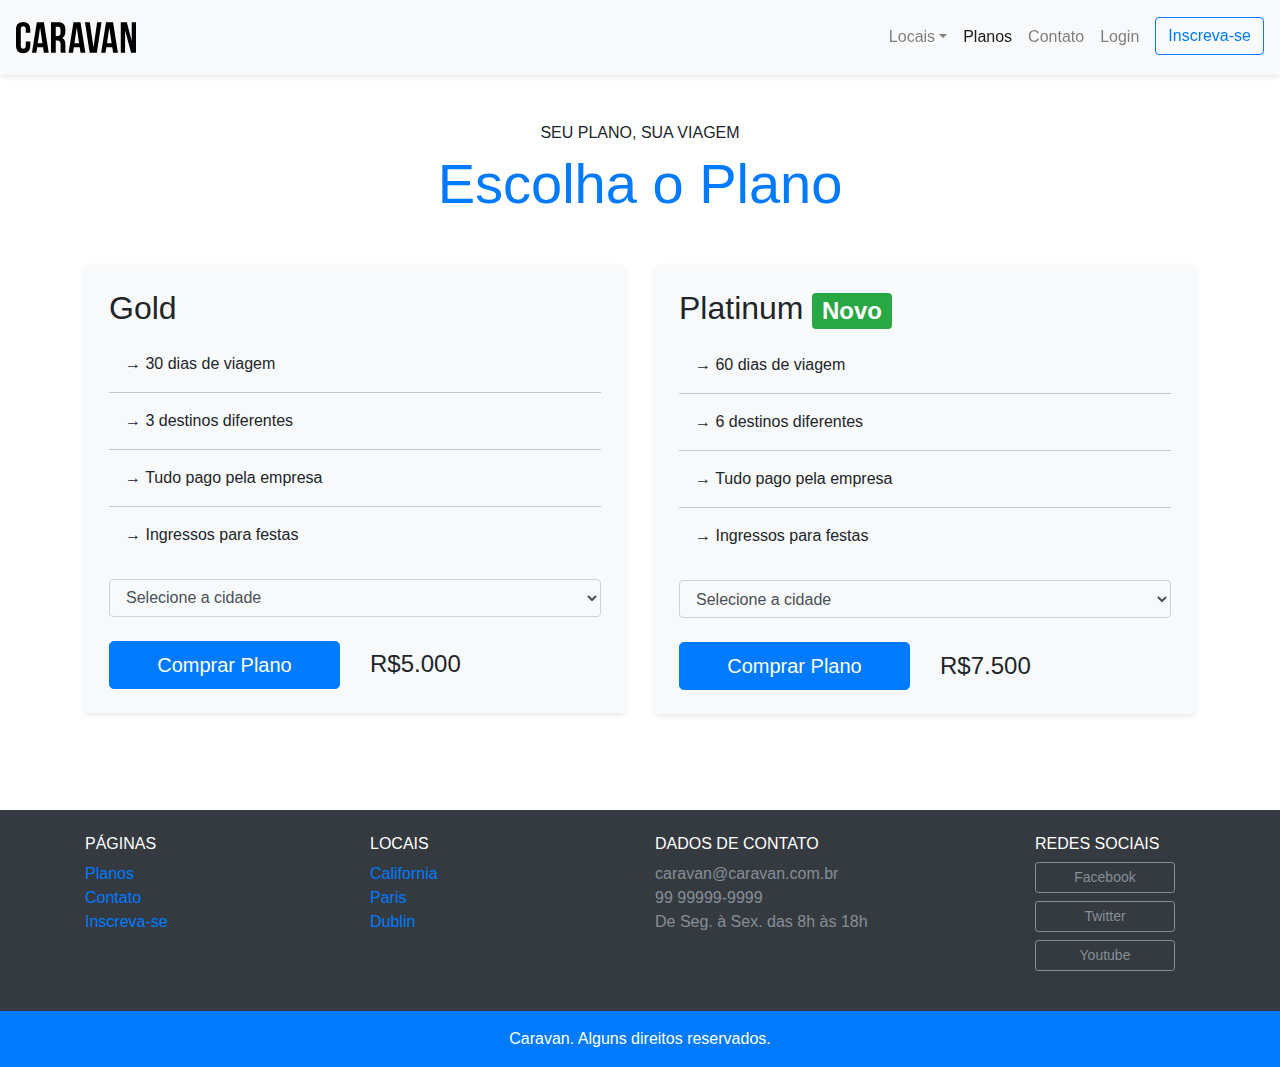
<file: planos.html>
<!DOCTYPE html>
<html lang="pt-BR">

<head>
  <meta charset="UTF-8">
  <meta http-equiv="X-UA-Compatible" content="IE=edge">
  <meta name="viewport" content="width=device-width, initial-scale=1.0">
  <title>Caravan - Planos</title>
  <link rel="stylesheet" href="css/bootstrap.css">
  <link rel="stylesheet" href="css/style.css">
</head>

<body>

  <div class="modal fade" id="modalLogin" tabindex="-1" role="dialog" aria-labelledby="modalLoginTitulo" aria-hidden="true">
    <div class="modal-dialog" role="document">
      <div class="modal-content">
        <div class="modal-header">
          <h5 class="modal-title" id="modalLoginTitulo">Entre na Sua Conta</h5>
          <button type="button" class="close" data-dismiss="modal" aria-label="Close">
            <span aria-hidden="true">&times;</span>
          </button>
        </div>
        <div class="modal-body">
          <form>
            <div class="form-group">
              <label for="loginEmail">Email</label>
              <input type="email" class="form-control" id="loginEmail">
            </div>
            <div class="form-group">
              <label for="loginSenha">Senha</label>
              <input type="password" class="form-control" id="loginSenha">
            </div>
            <button type="submit" class="btn btn-primary">Entrar na Conta</button>
            <small class="form-text text-muted">Esqueceu a senha? <a href="#">Clique aqui</a>.</small>
          </form>
        </div>
      </div>
    </div>
  </div>

  <nav class="navbar navbar-expand-md navbar-light bg-light fixed-top py-3 box-shadow">
    <a href="index.html" class="navbar-brand">
      <img src="img/caravan.svg" alt="Caravan">
    </a>

    <button class="navbar-toggler" type="button" data-toggle="collapse" data-target="#navbarSupportedContent" aria-controls="navbarSupportedContent" aria-expanded="false" aria-label="Abrir Navegação">
      <span class="navbar-toggler-icon"></span>
    </button>

    <div class="collapse navbar-collapse" id="navbarSupportedContent">
      <ul class="navbar-nav ml-auto">
        <li class="nav-item dropdown">
          <a class="nav-link dropdown-toggle" href="#" id="navbarDropdown" role="button" data-toggle="dropdown" aria-haspopup="true" aria-expanded="false">Locais</a>
          <div class="dropdown-menu" aria-labelledby="navbarDropdown">
            <a class="dropdown-item" href="local.html">California</a>
            <a class="dropdown-item" href="local.html">Paris</a>
            <a class="dropdown-item" href="local.html">Dublin</a>
          </div>
        </li>
        <li class="nav-item">
          <a class="nav-link active" href="planos.html">Planos</a>
        </li>
        <li class="nav-item">
          <a class="nav-link" href="contato.html">Contato</a>
        </li>
        <li class="nav-item">
          <a class="nav-link" href="#" data-toggle="modal" data-target="#modalLogin">Login</a>
        </li>
        <li class="nav-item">
          <a class="btn btn-outline-primary ml-md-2" href="inscricao.html">Inscreva-se</a>
        </li>
      </ul>
    </div>
  </nav>

  <section class="container">
    <div class="text-center my-5">
      <span class="h6 d-block">SEU PLANO, SUA VIAGEM</span>
      <h1 class="display-4 text-primary">Escolha o Plano</h1>
    </div>
    <div class="row">
      <div class="col-md mb-5">
        <div class="bg-light rounded p-4 box-shadow">
          <h2>Gold</h2>
          <ul class="lista-plano list-unstyled">
            <li><span data-toggle="tooltip" data-placement="top" title="Isso mesmo, são 30 dias totais durante a viagem.">→ 30 dias de viagem</span></li>
            <li>→ 3 destinos diferentes</li>
            <li>→ Tudo pago pela empresa</li>
            <li>→ Ingressos para festas</li>
          </ul>
          <form>
            <div class="form-group">
              <select class="form-control bg-light" id="inputCidades">
                <option>Selecione a cidade</option>
                <option>California</option>
                <option>Paris</option>
                <option>Dublin</option>
              </select>
            </div>
          </form>
          <div class="row align-items-center mt-4">
            <div class="col">
              <a href="inscricao.html" class="btn btn-primary btn-lg btn-block">Comprar Plano</a>
            </div>
            <div class="col">
              <span class="h4">R$5.000</span>
            </div>
          </div>
        </div>
      </div>
      <div class="col-md mb-5">
        <div class="bg-light rounded p-4 box-shadow">
          <h2>Platinum <span class="badge badge-success">Novo</span></h2>
          <ul class="lista-plano list-unstyled">
            <li>→ 60 dias de viagem</li>
            <li>→ 6 destinos diferentes</li>
            <li>→ Tudo pago pela empresa</li>
            <li>→ Ingressos para festas</li>
          </ul>
          <form>
            <div class="form-group">
              <select class="form-control bg-light" id="inputCidades">
                <option>Selecione a cidade</option>
                <option>California</option>
                <option>Paris</option>
                <option>Dublin</option>
              </select>
            </div>
          </form>
          <div class="row align-items-center mt-4">
            <div class="col">
              <a href="inscricao.html" class="btn btn-primary btn-lg btn-block">Comprar Plano</a>
            </div>
            <div class="col">
              <span class="h4">R$7.500</span>
            </div>
          </div>
        </div>
      </div>
    </div>
  </section>


  <footer class="bg-dark text-white mt-5">
    <div class="container py-4">
      <div class="row">
        <div class="col-md-3 col-6">
          <h4 class="h6">PÁGINAS</h4>
          <ul class="list-unstyled">
            <li><a href="planos.html">Planos</a></li>
            <li><a href="contato.html">Contato</a></li>
            <li><a href="inscricao.html">Inscreva-se</a></li>
          </ul>
        </div>
        <div class="col-md-3 col-6">
          <h4 class="h6">LOCAIS</h4>
          <ul class="list-unstyled">
            <li><a href="local.html">California</a></li>
            <li><a href="local.html">Paris</a></li>
            <li><a href="local.html">Dublin</a></li>
          </ul>
        </div>
        <div class="col-md-4">
          <h4 class="h6">DADOS DE CONTATO</h4>
          <ul class="list-unstyled text-secondary">
            <li>caravan@caravan.com.br</li>
            <li>99 99999-9999</li>
            <li>De Seg. à Sex. das 8h às 18h</li>
          </ul>
        </div>
        <div class="col-md-2">
          <h4 class="h6">REDES SOCIAIS</h4>
          <ul class="list-unstyled">
            <li><a class="btn btn-outline-secondary btn-sm btn-block mb-2" href="#" style="max-width: 140px">Facebook</a></li>
            <li><a class="btn btn-outline-secondary btn-sm btn-block mb-2" href="#" style="max-width: 140px">Twitter</a></li>
            <li><a class="btn btn-outline-secondary btn-sm btn-block mb-2" href="#" style="max-width: 140px">Youtube</a></li>
          </ul>
        </div>
      </div>
    </div>
    <div class="bg-primary text-center py-3">
      <p class="mb-0">Caravan. Alguns direitos reservados.</p>
    </div>
  </footer>

  <script src="js/jquery-3.2.1.slim.min.js"></script>
  <script src="js/popper.min.js"></script>
  <script src="js/bootstrap.js"></script>
  <script src="js/app.js"></script>
</body>

</html>
</file>
<file: css/style.css>
body {
  padding-top: 75px;
}

.box-shadow {
  box-shadow: 0 2px 4px 0 rgba(0, 0, 0, 0.05), 0 2px 8px 0 rgba(0, 0, 0, 0.05);
}

#home-quote {
  background: url('../img/bg-quote.jpg') center center;
  background-size: cover;
}

@media (max-width: 767px) {
  #home-quote .display-4 {
    font-size: 2.5rem;
  }
  body {
    padding-top: 0px;
  }
  .fixed-top {
    position: relative;
  }
}

.lista-plano li + li {
  border-top: 1px solid rgba(0, 0, 0, 0.2);
}

.lista-plano li {
  padding: 1rem;
}

::-webkit-scrollbar {
  width: 12px;
}

::-webkit-scrollbar-track {
  box-shadow: inset 0 0 5px grey;
}

::-webkit-scrollbar-thumb {
  background: rgb(13, 123, 255);
}

::-webkit-scrollbar-thumb:hover {
  background: rgb(4, 84, 175);
}
</file>
